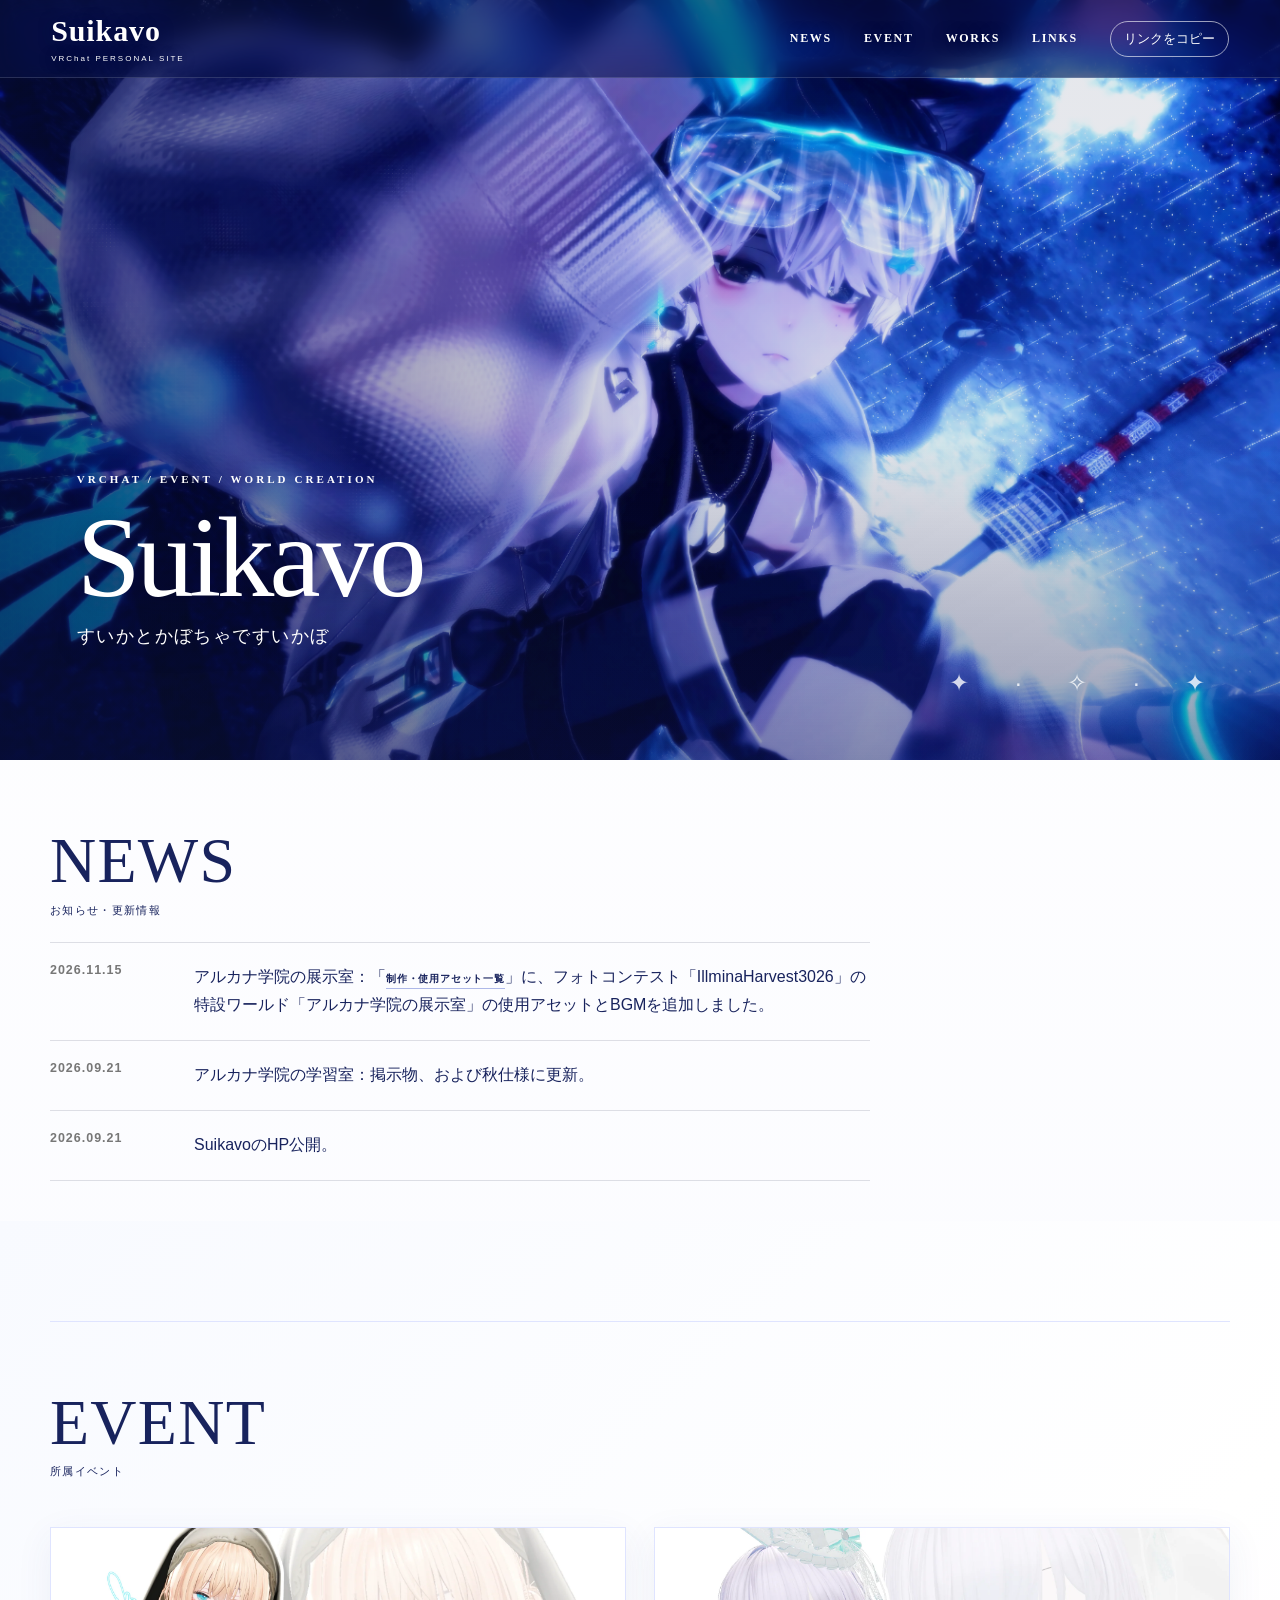
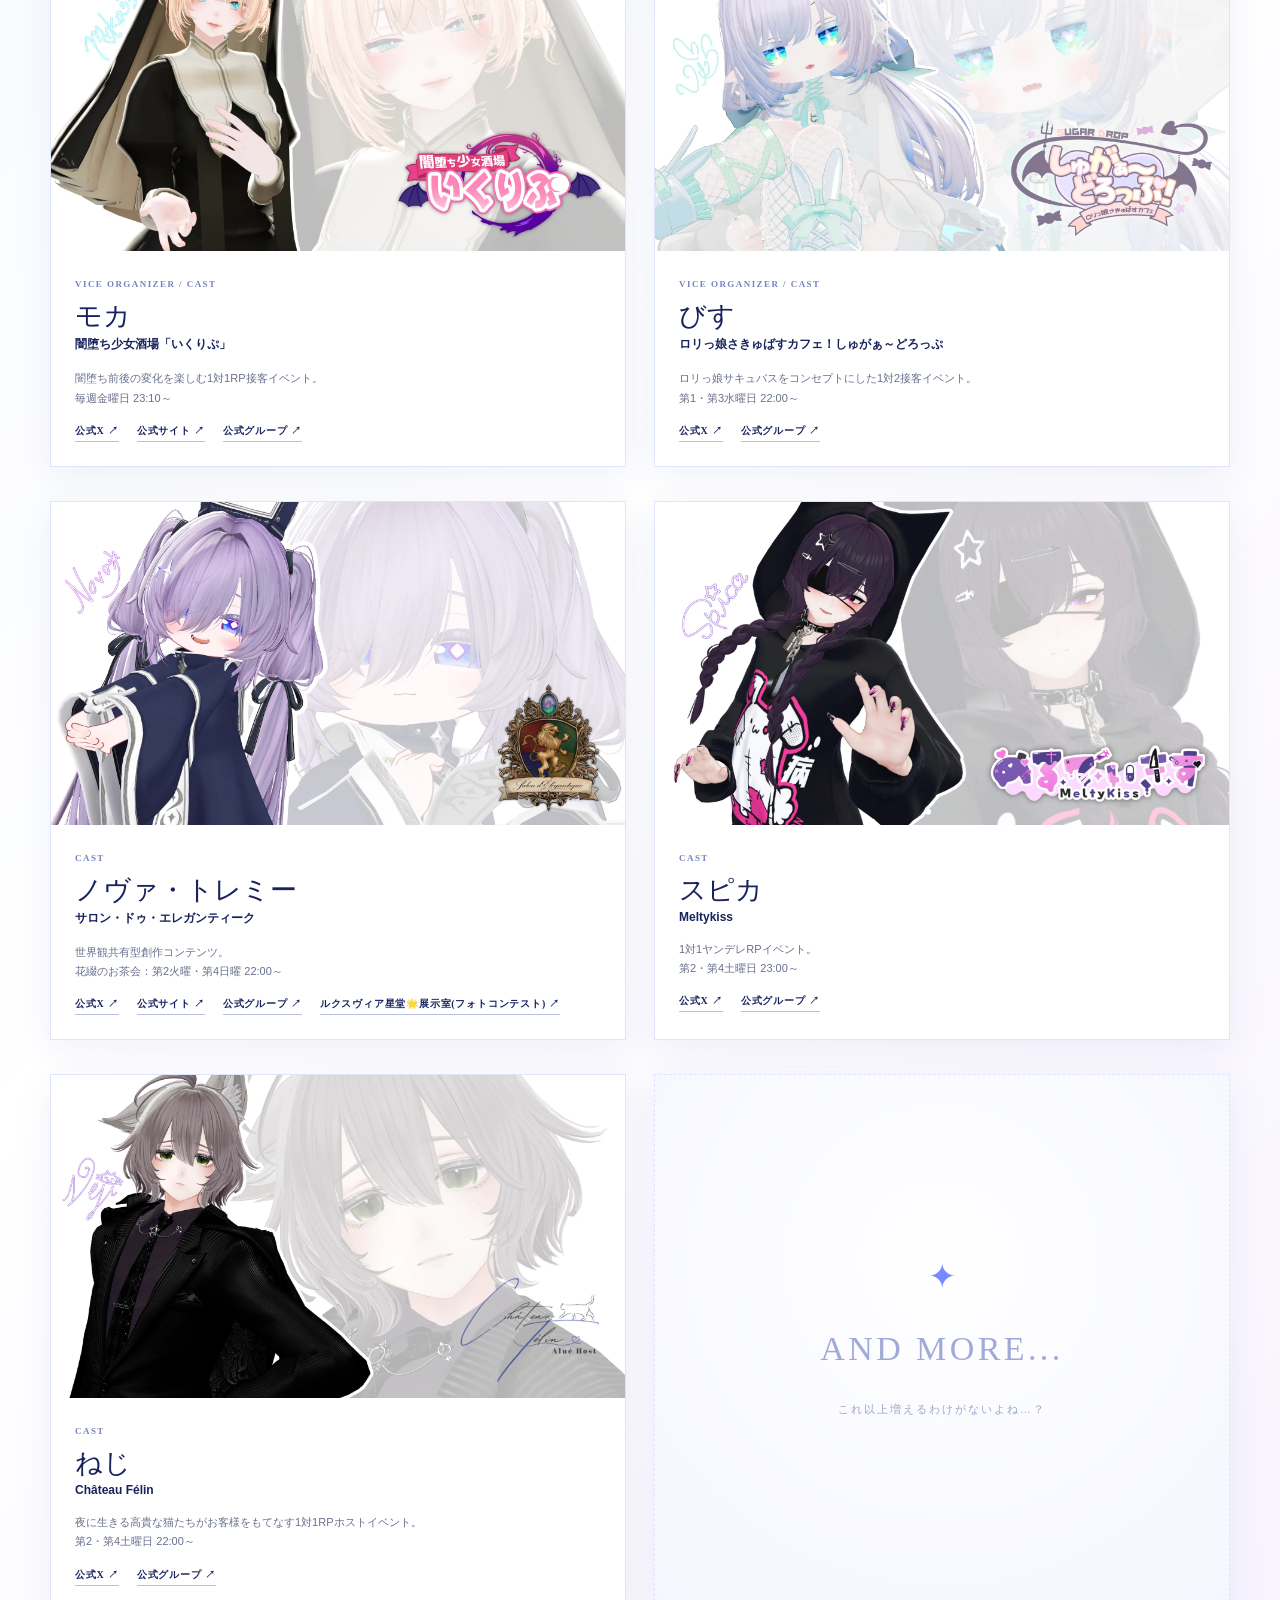
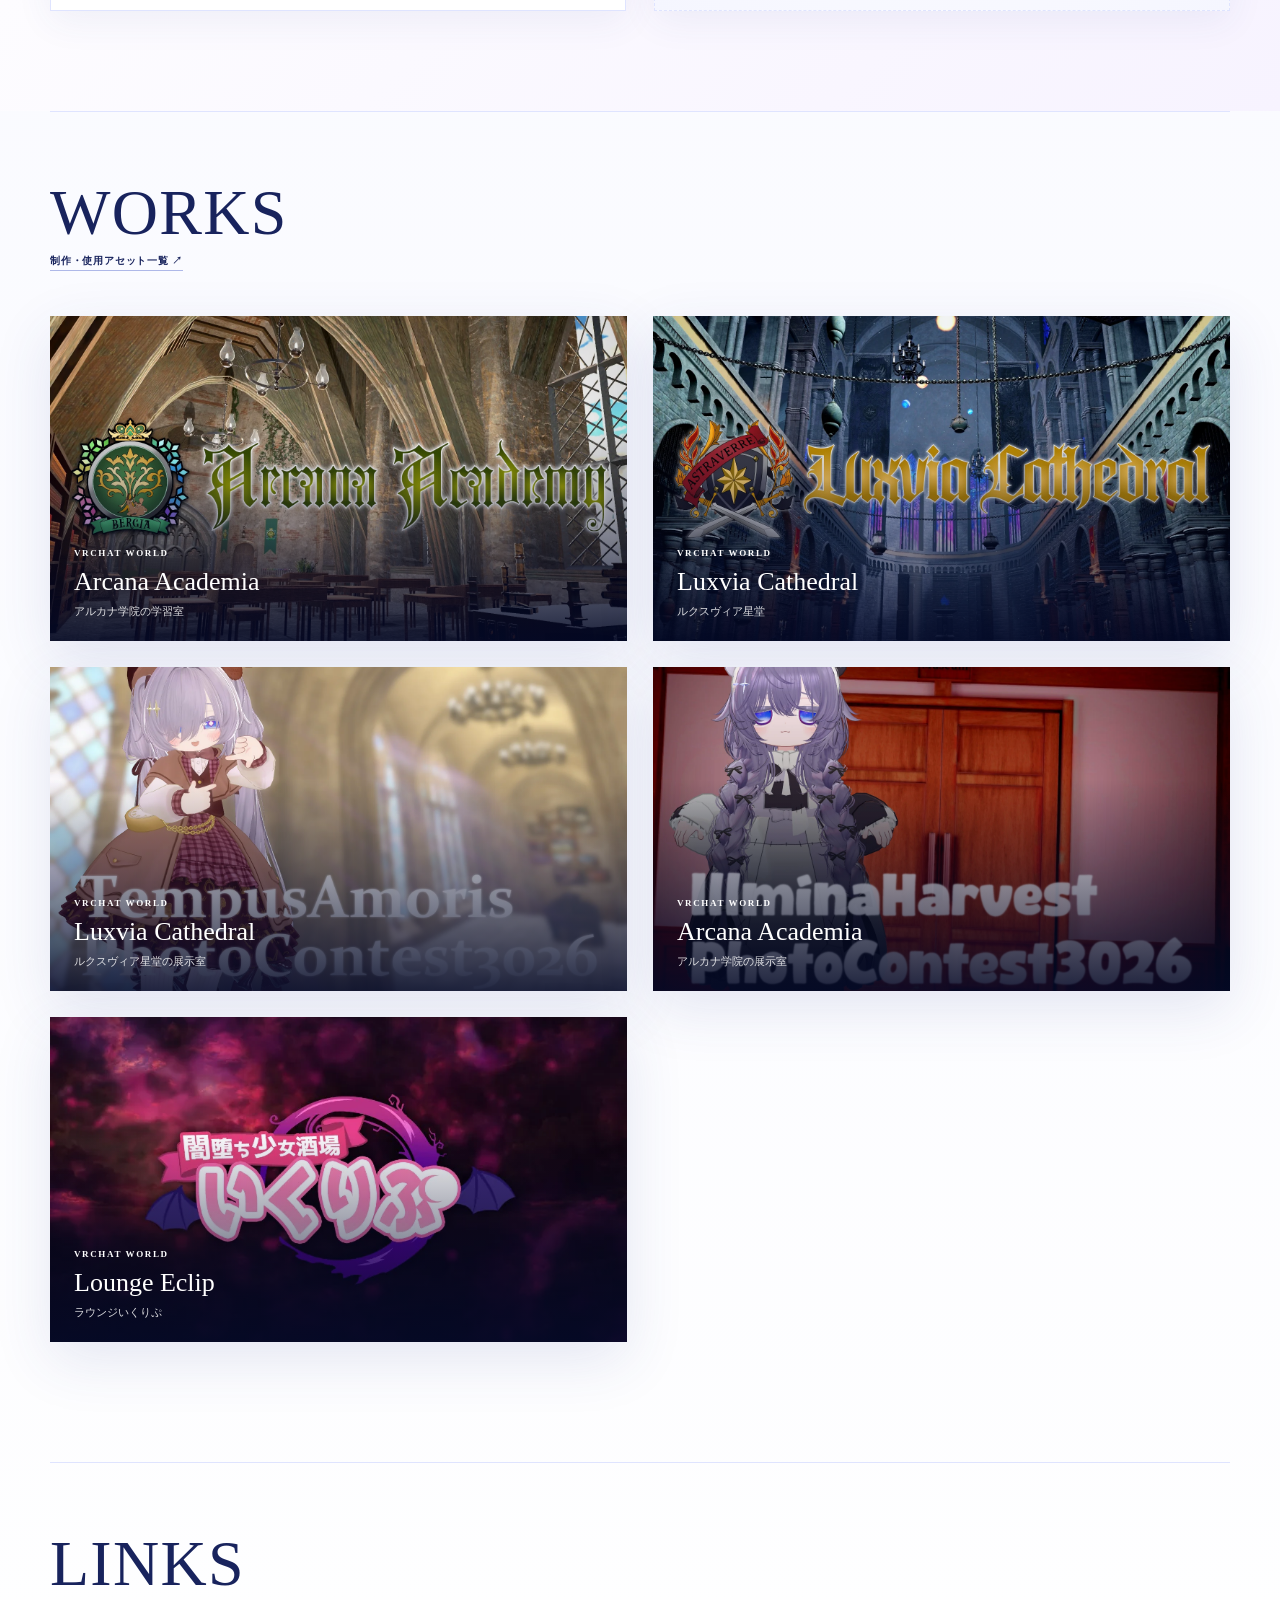
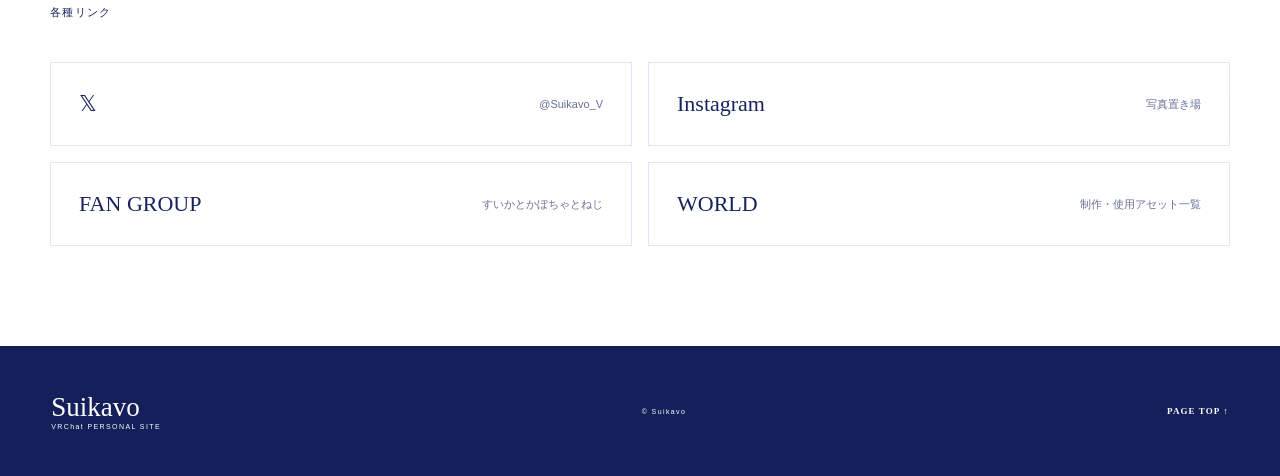
<file: index.html>
<!doctype html>
<html lang="ja">
<head>
<meta charset="utf-8"><meta name="viewport" content="width=device-width,initial-scale=1">
<title>Suikavo | PERSONAL SITE</title>
<meta name="description" content="Suikavoの個人サイトです。">
<meta property="og:type" content="website">
<meta property="og:title" content="Suikavo | PERSONAL SITE">
<meta property="og:description" content="SuikavoのVRChat活動、出演イベント、制作ワールドを紹介しています。">
<meta property="og:url" content="https://suikabo.github.io/Suikavo/">
<meta property="og:image" content="https://suikabo.github.io/Suikavo/img/site-preview.jpg">
<meta property="og:image:width" content="1200">
<meta property="og:image:height" content="600">
<meta property="og:image:alt" content="青い光に照らされたSuikavoのキービジュアル">
<meta name="twitter:card" content="summary_large_image">
<meta name="twitter:site" content="@Suikavo_V">
<meta name="twitter:title" content="Suikavo | PERSONAL SITE">
<meta name="twitter:description" content="SuikavoのVRChat活動、出演イベント、制作ワールドを紹介しています。">
<meta name="twitter:image" content="https://suikabo.github.io/Suikavo/img/site-preview.jpg">
<meta name="twitter:image:alt" content="青い光に照らされたSuikavoのキービジュアル">
<link rel="icon" href="img/favicon.png">
<link rel="stylesheet" href="css/style.css">
</head>
<body>
<header class="site-header">
  <a class="logo" href="#top"><strong>Suikavo</strong><small>VRChat PERSONAL SITE</small></a>
  <nav><a href="#news">NEWS</a><a href="#event">EVENT</a><a href="#works">WORKS</a><a href="#links">LINKS</a></nav>
  <button type="button" class="site-share" aria-live="polite">リンクをコピー</button>
  <button class="menu" aria-label="メニュー" aria-expanded="false">MENU</button>
</header>
<main id="top">
<section class="hero">
  <div class="hero-slider" aria-label="Suikavoキービジュアル">
    <div class="hero-track">
      <img class="hero-slide" src="img/TOP_1.webp" alt="">
      <img class="hero-slide" src="img/TOP_2.webp" alt="">
      <img class="hero-slide" src="img/TOP_3.webp" alt="">
      <img class="hero-slide" src="img/TOP_4.webp" alt="">
      <img class="hero-slide" src="img/TOP_5.webp" alt="">
    </div>
  </div>
<div class="hero-shade"></div>
  <div class="hero-copy"><span>VRCHAT / EVENT / WORLD CREATION</span><h1>Suikavo</h1><p>すいかとかぼちゃですいかぼ</p></div>
  
  <div class="hero-stars" aria-hidden="true">✦　·　✧　·　✦</div>
</section>
<div class="news-only wrap">
<section id="news" class="section news-social">
  <div class="news-social-grid">
    <div class="news-panel">
      <div class="heading"><div><h2>NEWS</h2><small>お知らせ・更新情報</small></div></div>
      <div class="news-list">
        <article class="news-item">
          <time datetime="2026-11-15">2026.11.15</time>
          <p>アルカナ学院の展示室：「<a class="text-link" href="https://nice-hope-88e.notion.site/2d836f5810f680d7ac8ffae40228d216" target="_blank" rel="noreferrer">制作・使用アセット一覧</a>」に、フォトコンテスト「IllminaHarvest3026」の特設ワールド「アルカナ学院の展示室」の使用アセットとBGMを追加しました。</p>
        </article>
        <article class="news-item">
          <time datetime="2026-09-21">2026.09.21</time>
          <p>アルカナ学院の学習室：掲示物、および秋仕様に更新。</p>
        </article>
        <article class="news-item">
          <time datetime="2026-09-21">2026.09.21</time>
          <p>SuikavoのHP公開。</p>
        </article>
      </div>
    </div>
  </div>
</section>
</div>

<section id="event" class="section event-section">
<div class="wrap">
  <div class="section-top"><div class="heading"><div><h2>EVENT</h2><small>所属イベント</small></div></div></div>
  <div class="event-grid">
    <article class="event-card"><img src="img/CastBanner_Moka.webp" alt="モカ / 闇堕ち少女酒場いくりぷ"><div class="event-info"><div><span>VICE ORGANIZER / CAST</span><h3>モカ</h3><h4>闇堕ち少女酒場「いくりぷ」</h4></div><p>闇堕ち前後の変化を楽しむ1対1RP接客イベント。<br>毎週金曜日 23:10～</p><div class="event-links"><a href="https://x.com/DFB_Eclipse" target="_blank" rel="noreferrer">公式X ↗</a><a href="https://dfbeclipse.github.io/vrc-event-page/" target="_blank" rel="noreferrer">公式サイト ↗</a><a href="https://vrc.group/IKRP.4845" target="_blank" rel="noreferrer">公式グループ ↗</a></div></div></article>
    <article class="event-card"><img src="img/CastBanner_Vis.webp" alt="びす / しゅがぁ～どろっぷ"><div class="event-info"><div><span>VICE ORGANIZER / CAST</span><h3>びす</h3><h4>ロリっ娘さきゅばすカフェ！しゅがぁ～どろっぷ</h4></div><p>ロリっ娘サキュバスをコンセプトにした1対2接客イベント。<br>第1・第3水曜日 22:00～</p><div class="event-links"><a href="https://x.com/VRC_SugarDrop" target="_blank" rel="noreferrer">公式X ↗</a><a href="https://vrc.group/SD1.3773" target="_blank" rel="noreferrer">公式グループ ↗</a></div></div></article>
    <article class="event-card"><img src="img/CastBanner_Nova.webp" alt="ノヴァ・トレミー / サロン・ドゥ・エレガンティーク"><div class="event-info"><div><span>CAST</span><h3>ノヴァ・トレミー</h3><h4>サロン・ドゥ・エレガンティーク</h4></div><p>世界観共有型創作コンテンツ。<br>花綴のお茶会：第2火曜・第4日曜 22:00～</p><div class="event-links"><a href="https://x.com/VRC_SALON" target="_blank" rel="noreferrer">公式X ↗</a><a href="https://vrcsalon.wixsite.com/salon-d-elegantique" target="_blank" rel="noreferrer">公式サイト ↗</a><a href="https://vrc.group/SALON.3067" target="_blank" rel="noreferrer">公式グループ ↗</a><a href="https://x.com/Luxvia_kirakira" target="_blank" rel="noreferrer">ルクスヴィア星堂🌟展示室(フォトコンテスト) ↗</a></div></div></article>
    <article class="event-card"><img src="img/CastBanner_Spica.webp" alt="スピカ / Meltykiss"><div class="event-info"><div><span>CAST</span><h3>スピカ</h3><h4>Meltykiss</h4></div><p>1対1ヤンデレRPイベント。<br>第2・第4土曜日 23:00～</p><div class="event-links"><a href="https://x.com/Meltykiss_RP" target="_blank" rel="noreferrer">公式X ↗</a><a href="https://vrc.group/MELTYK.9744" target="_blank" rel="noreferrer">公式グループ ↗</a></div></div></article>
    <article class="event-card"><img src="img/CastBanner_Neji.webp" alt="ねじ / Château Félin"><div class="event-info"><div><span>CAST</span><h3>ねじ</h3><h4>Château Félin</h4></div><p>夜に生きる高貴な猫たちがお客様をもてなす1対1RPホストイベント。<br>第2・第4土曜日 22:00～</p><div class="event-links"><a href="https://x.com/Alue_host" target="_blank" rel="noreferrer">公式X ↗</a><a href="https://vrc.group/CFHOST.1799" target="_blank" rel="noreferrer">公式グループ ↗</a></div></div></article>
    <article class="event-card more-card"><div class="more-inner"><span>✦</span><h3>AND MORE...</h3><p>これ以上増えるわけがないよね…？</p></div></article>
  </div>
</div>
</section>

<section id="works" class="section works wrap">
  <div class="section-top"><div class="heading"><div><h2>WORKS</h2><small><a class="text-link" href="https://nice-hope-88e.notion.site/2d836f5810f680d7ac8ffae40228d216" target="_blank" rel="noreferrer">制作・使用アセット一覧 ↗</a></small></div></div></div>
  <div class="works-grid">
    <a class="work-card" href="https://vrchat.com/home/launch?worldId=wrld_02299220-9dbe-44e6-8e7b-b437713254c1" target="_blank" rel="noreferrer"><img src="img/WorldBanner_01.webp" alt="Arcana Academia"><div><span>VRCHAT WORLD</span><h3>Arcana Academia</h3><p>アルカナ学院の学習室</p></div></a>
    <a class="work-card" href="https://vrchat.com/home/launch?worldId=wrld_3e74e423-bea6-4297-b7ee-8c4036b9f071" target="_blank" rel="noreferrer"><img src="img/WorldBanner_02.webp" alt="Luxvia Cathedral"><div><span>VRCHAT WORLD</span><h3>Luxvia Cathedral</h3><p>ルクスヴィア星堂</p></div></a>
    <a class="work-card" href="https://vrchat.com/home/launch?worldId=wrld_10c04b75-bedc-47fc-84cd-84316eb4fcbe" target="_blank" rel="noreferrer"><img src="img/WorldBanner_03.webp" alt="Tempus Amoris Photo Contest 3026"><div><span>VRCHAT WORLD</span><h3>Luxvia Cathedral</h3><p>ルクスヴィア星堂の展示室</p></div></a>
    <a class="work-card" href="https://vrchat.com/home/launch?worldId=wrld_7b7364f6-7781-4299-8686-77414f664cb9" target="_blank" rel="noreferrer"><img src="img/WorldBanner_05.webp" alt="IllminaHarvest PhotoContest 3026"><div><span>VRCHAT WORLD</span><h3>Arcana Academia</h3><p>アルカナ学院の展示室</p></div></a>
    <a class="work-card" target="_blank" rel="noreferrer"><img src="img/WorldBanner_04.webp" alt="闇堕ち少女酒場いくりぷ"><div><span>VRCHAT WORLD</span><h3>Lounge Eclip</h3><p>ラウンジいくりぷ</p></div></a>
  </div>
</section>

<section id="links" class="section links wrap">
  <div class="heading"><div><h2>LINKS</h2><small>各種リンク</small></div></div>
  <div class="link-grid">
    <a href="https://x.com/Suikavo_V" target="_blank" rel="noreferrer"><b>𝕏</b><span>@Suikavo_V</span></a>
    <a href="https://www.instagram.com/suikavo/" target="_blank" rel="noreferrer"><b>Instagram</b><span>写真置き場</span></a>
    <a href="https://vrc.group/0908.1589" target="_blank" rel="noreferrer"><b>FAN GROUP</b><span>すいかとかぼちゃとねじ</span></a>
    <a href="https://nice-hope-88e.notion.site/2d836f5810f680d7ac8ffae40228d216" target="_blank" rel="noreferrer"><b>WORLD</b><span>制作・使用アセット一覧</span></a>
  </div>
</section>
</main>
<footer><div><strong>Suikavo</strong><small>VRChat PERSONAL SITE</small></div><small>© Suikavo</small><a href="#top">PAGE TOP ↑</a></footer>
<script src="js/main.js"></script>
</body></html>
</file>
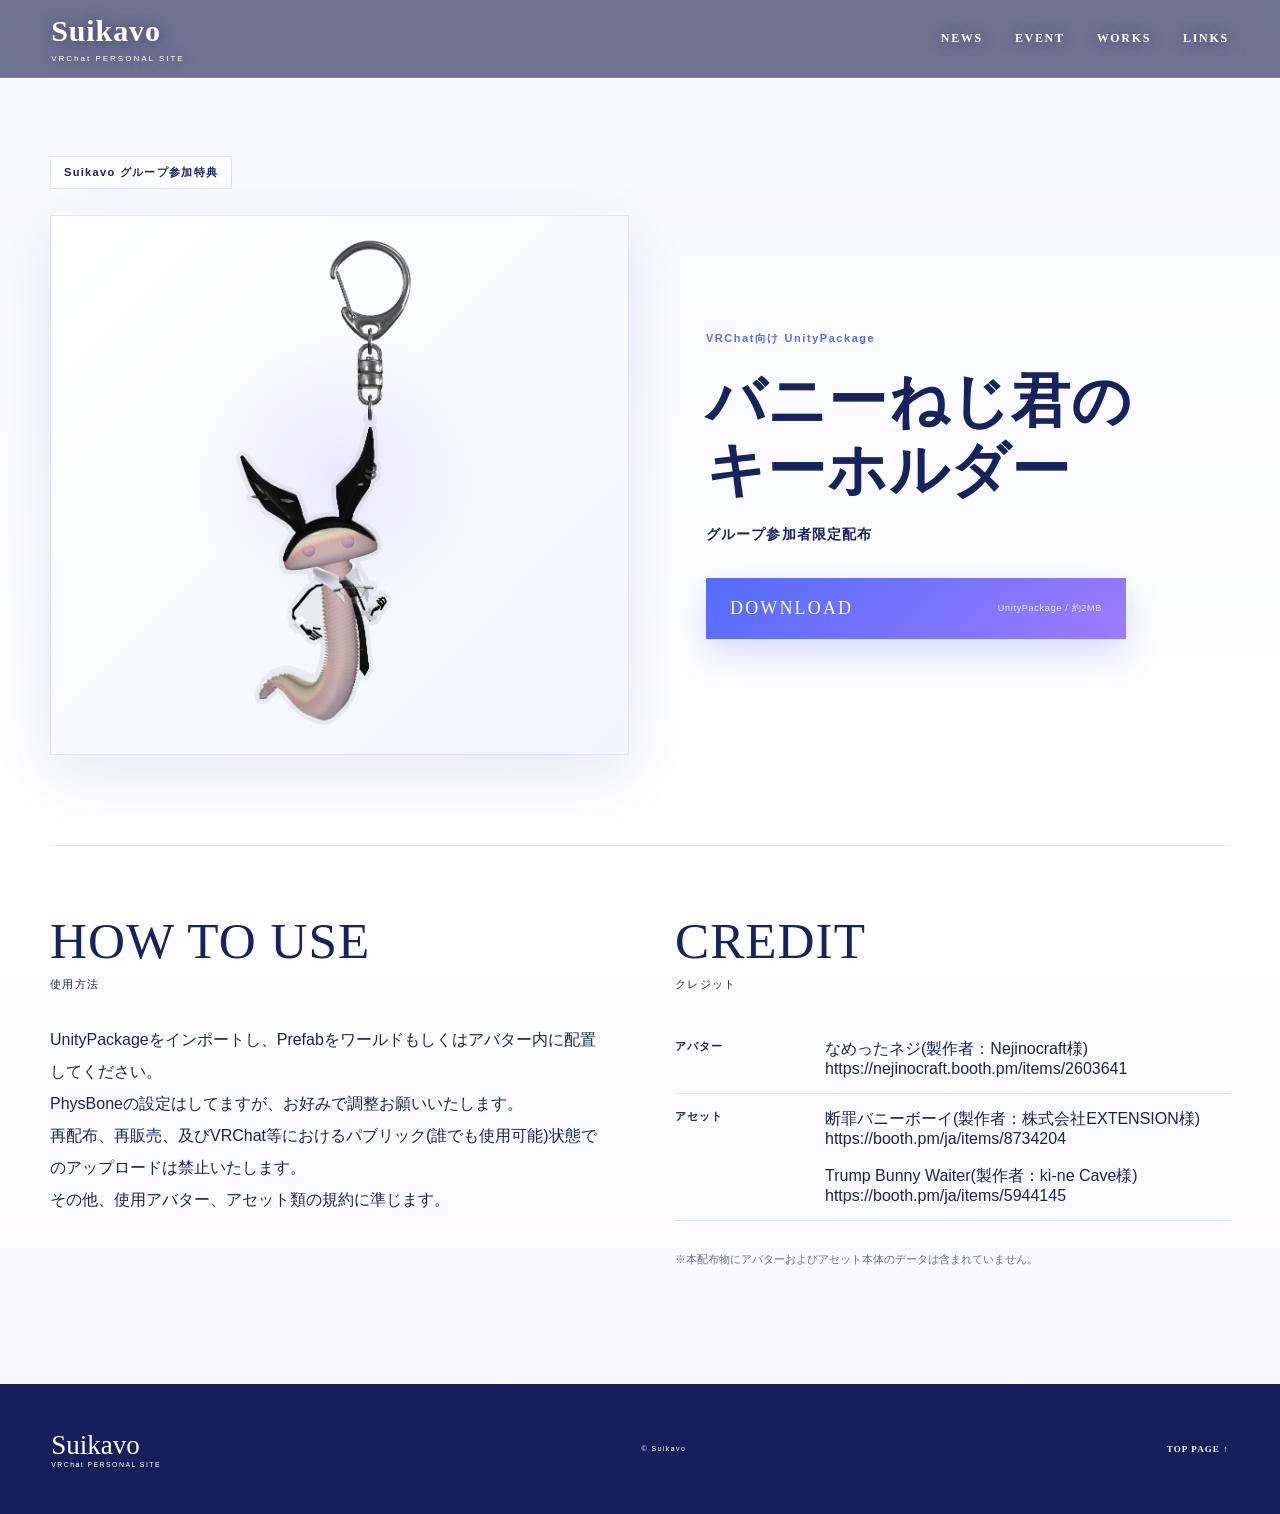
<file: download/bunny-neji.html>
<!doctype html>
<html lang="ja">
<head>
<meta charset="utf-8"><meta name="viewport" content="width=device-width,initial-scale=1">
<title>バニーねじ君のキーホルダー | Suikavo</title>
<meta name="description" content="Suikavoグループ参加特典「バニーねじ君のキーホルダー」配布ページです。">
<link rel="icon" href="../img/favicon.png"><link rel="stylesheet" href="../css/style.css">
</head>
<body class="download-page">
<header class="site-header">
<a class="logo" href="../index.html#top"><strong>Suikavo</strong><small>VRChat PERSONAL SITE</small></a>
<nav><a href="../index.html#news">NEWS</a><a href="../index.html#event">EVENT</a><a href="../index.html#works">WORKS</a><a href="../index.html#links">LINKS</a></nav>
<button class="menu" aria-label="メニュー" aria-expanded="false">MENU</button>
</header>
<main class="benefit-main">
<section class="benefit-hero wrap">
<div class="benefit-label">Suikavo グループ参加特典</div>
<div class="benefit-grid">
<div class="benefit-visual"><img src="../img/BunnyNeji_Keyholder.webp" alt="バニーねじ君のキーホルダー"></div>
<div class="benefit-copy">
<span class="benefit-kicker">VRChat向け UnityPackage</span>
<h1>バニーねじ君の<br>キーホルダー</h1>
<p class="benefit-limited">グループ参加者限定配布</p>
<a class="benefit-download" href="BunnyNeji_Keyholder.unitypackage" download><span>DOWNLOAD</span><small>UnityPackage / 約2MB</small></a>
</div></div></section>
<section class="benefit-info wrap">
<div class="benefit-info-block">
<div class="heading"><div><h2>HOW TO USE</h2><small>使用方法</small></div></div>
<p>UnityPackageをインポートし、Prefabをワールドもしくはアバター内に配置してください。<br>PhysBoneの設定はしてますが、お好みで調整お願いいたします。<br>再配布、再販売、及びVRChat等におけるパブリック(誰でも使用可能)状態でのアップロードは禁止いたします。<br>その他、使用アバター、アセット類の規約に準じます。</p>
</div>
<div class="benefit-info-block">
<div class="heading"><div><h2>CREDIT</h2><small>クレジット</small></div></div>
<dl class="benefit-credit"><div><dt>アバター</dt><dd>なめったネジ(製作者：Nejinocraft様)<br><a href="https://nejinocraft.booth.pm/items/2603641">https://nejinocraft.booth.pm/items/2603641</a></dd></div><div><dt>アセット</dt><dd>断罪バニーボーイ(製作者：株式会社EXTENSION様)<br><a href="https://booth.pm/ja/items/8734204">https://booth.pm/ja/items/8734204</a><br><br>Trump Bunny Waiter(製作者：ki-ne Cave様)<br><a href="https://booth.pm/ja/items/5944145">https://booth.pm/ja/items/5944145</a></dd></div></dl>
<div class="benefit-notes"><p>※本配布物にアバターおよびアセット本体のデータは含まれていません。</p></div>
</div></section></main>
<footer><div><strong>Suikavo</strong><small>VRChat PERSONAL SITE</small></div><small>© Suikavo</small><a href="../index.html#top">TOP PAGE ↑</a></footer>
<script src="../js/main.js"></script>
</body></html>
</file>
<file: css/style.css>
:root {
  --ink:#18235d;
  --blue:#536cff;
  --violet:#9d7bff;
  --pale:#f4f6ff;
  --line:#dfe4ff;
  --white:#fff;
  --shadow:0 18px 55px rgba(53,68,145,.12)
}

* {
  box-sizing:border-box
}

html {
  scroll-behavior:smooth
}

body {
  margin:0;
  color:var(--ink);
  font-family:"Yu Gothic","Hiragino Kaku Gothic ProN",Meiryo,sans-serif;
  background:linear-gradient(180deg,#fff 0,#f8f9ff 48%,#fff 100%)
}

a {
  color:inherit;
  text-decoration:none
}

img {
  display:block;
  max-width:100%
}

.wrap {
  width:min(1180px,calc(100% - 48px));
  margin:auto
}

.site-header {
  height:78px;
  padding:0 max(24px,4vw);
  display:flex;
  align-items:center;
  justify-content:space-between;
  position:absolute;
  top:0;
  left:0;
  right:0;
  z-index:20;
  color:white;
  text-shadow:0 1px 14px rgba(0,0,60,.5)
}

.logo {
  display:flex;
  flex-direction:column;
  line-height:1
}

.logo strong {
  font:600 30px Georgia,serif;
  letter-spacing:.03em
}

.logo small {
  font-size:8px;
  letter-spacing:.25em;
  margin-top:7px
}

.site-header nav {
  display:flex;
  gap:32px;
  font:600 12px Georgia,serif;
  letter-spacing:.14em
}

.site-header nav a {
  padding:10px 0;
  border-bottom:1px solid transparent
}

.site-header nav a:hover {
  border-color:white
}

.site-header:has(.site-share) nav { margin-left:auto }

.site-share {
  background:transparent;
  color:inherit;
  font-family:inherit;
  cursor:pointer;
  margin-left:clamp(12px,3vw,32px);
  border:1px solid rgba(255,255,255,.6);
  border-radius:999px;
  padding:8px 13px;
  font-size:13px;
  white-space:nowrap
}

.site-share:hover, .site-share:focus-visible { background:rgba(255,255,255,.18) }

@media(max-width:760px) {
  .site-share { margin-left:auto; margin-right:8px }
}

.menu {
  display:none;
  background:rgba(255,255,255,.12);
  border:1px solid rgba(255,255,255,.5);
  color:white;
  border-radius:999px;
  padding:10px 14px
}

.hero {
  height:min(760px,92vh);
  min-height:590px;
  position:relative;
  overflow:hidden;
  background:#07164e
}

.hero-photo {
  width:100%;
  height:100%;
  object-fit:cover;
  object-position:center 47%
}

.hero-shade {
  position:absolute;
  inset:0;
  background:linear-gradient(90deg,rgba(6,14,57,.65) 0%,rgba(10,18,70,.14) 50%,rgba(7,16,61,.08) 100%),linear-gradient(0deg,rgba(17,25,83,.38),transparent 42%)
}

.hero-copy {
  position:absolute;
  left:max(6vw,48px);
  bottom:10%;
  color:white;
  filter:drop-shadow(0 4px 14px rgba(0,0,60,.45))
}

.hero-copy>span {
  font:600 11px Georgia,serif;
  letter-spacing:.28em
}

.hero-copy h1 {
  font:500 clamp(68px,9vw,142px)/.88 Georgia,serif;
  margin:20px 0 16px;
  letter-spacing:-.04em
}

.hero-copy p {
  font-size:18px;
  letter-spacing:.08em;
  margin:0 0 36px
}

.hero-copy a {
  font:600 10px Georgia,serif;
  letter-spacing:.2em;
  border-bottom:1px solid rgba(255,255,255,.8);
  padding-bottom:6px
}

.hero-stars {
  position:absolute;
  right:5vw;
  bottom:8%;
  color:white;
  opacity:.8;
  font-size:24px;
  letter-spacing:.45em
}

.section {
  padding:100px 0
}

.heading {
  display:flex;
  align-items:flex-start;
  gap:18px
}

.heading>span {
  font:italic 13px Georgia,serif;
  color:var(--blue);
  padding-top:9px
}

.heading h2 {
  font:500 clamp(42px,5vw,68px)/.9 Georgia,serif;
  margin:0;
  letter-spacing:.02em
}

.heading small {
  display:block;
  margin-top:13px;
  letter-spacing:.12em;
  font-size:11px
}

.about {
  display:grid;
  grid-template-columns:1fr 1.35fr;
  gap:70px;
  align-items:center
}

.about-copy {
  font-size:15px;
  line-height:2.1;
  border-left:1px solid var(--line);
  padding:14px 0 14px 42px
}

.event-section {
  position:relative;
  background:linear-gradient(135deg,#f8faff,#fff 45%,#f7f3ff);
}

.section-top {
  display:flex;
  align-items:end;
  justify-content:space-between;
  gap:40px;
  margin-bottom:48px
}

.section-top>p {
  font-size:12px;
  letter-spacing:.08em;
  color:#69729b
}

.event-grid {
  display:grid;
  grid-template-columns:repeat(2,minmax(0,1fr));
  gap:34px 28px
}

.event-card {
  background:white;
  border:1px solid var(--line);
  box-shadow:0 10px 35px rgba(57,70,145,.07);
  overflow:hidden;
  transition:.25s transform,.25s box-shadow
}

.event-card:hover {
  transform:translateY(-5px);
  box-shadow:var(--shadow)
}

.event-card>img {
  width:100%;
  aspect-ratio:16/9;
  object-fit:cover
}

.event-info {
  padding:22px 24px 24px;
  display:grid;
  grid-template-columns:1fr auto;
  column-gap:18px;
  align-items:end
}

.event-info span {
  font:600 9px Georgia,serif;
  letter-spacing:.16em;
  color:#7782bb
}

.event-info h3 {
  font:500 27px Georgia,"Yu Mincho",serif;
  margin:7px 0 2px
}

.event-info h4 {
  font-size:12px;
  margin:0;
  font-weight:600
}

.event-info p {
  grid-column:1/-1;
  color:#69708e;
  font-size:11px;
  line-height:1.75;
  margin:16px 0
}

.event-info>a,
.event-links a {
  font:600 10px Georgia,serif;
  letter-spacing:.08em;
  border-bottom:1px solid #b7bfe8;
  padding-bottom:3px
}

.event-links {
  display:flex;
  gap:18px
}

.more-card {
  min-height:100%;
  display:grid;
  place-items:center;
  background:radial-gradient(circle at 50% 35%,#fff,#f5f6ff);
  border-style:dashed
}

.more-inner {
  text-align:center;
  padding:70px 20px
}

.more-inner span {
  font-size:34px;
  color:#778aff
}

.more-inner h3 {
  font:500 34px Georgia,serif;
  letter-spacing:.1em;
  color:#a0aad8
}

.more-inner p {
  font-size:11px;
  letter-spacing:.18em;
  color:#9ba4c9
}

.works {
  padding-top:72px;
  border-top:1px solid var(--line);
  padding-bottom:120px
}

.text-link {
  font:600 10px Georgia,serif;
  letter-spacing:.08em;
  border-bottom:1px solid #aeb8e8;
  padding-bottom:4px
}

.works-grid {
  display:grid;
  grid-template-columns:repeat(2,minmax(0,1fr));
  gap:26px
}

.work-card {
  position:relative;
  overflow:hidden;
  background:#101b54;
  box-shadow:var(--shadow);
  min-height:300px
}

.work-card img {
  width:100%;
  height:100%;
  aspect-ratio:16/9;
  object-fit:cover;
  transition:transform .45s ease
}

.work-card:after {
  content:"";
  position:absolute;
  inset:35% 0 0;
  background:linear-gradient(transparent,rgba(4,10,40,.88))
}

.work-card>div {
  position:absolute;
  z-index:2;
  left:24px;
  right:24px;
  bottom:22px;
  color:white
}

.work-card span {
  font:600 9px Georgia,serif;
  letter-spacing:.18em
}

.work-card h3 {
  font:500 26px Georgia,"Yu Mincho",serif;
  margin:7px 0
}

.work-card p {
  font-size:11px;
  margin:0;
  opacity:.85
}

.work-card:hover img {
  transform:scale(1.035)
}

.links {
  padding-top:72px;
  border-top:1px solid var(--line)
}

.link-grid {
  display:grid;
  grid-template-columns:repeat(2,1fr);
  gap:16px;
  margin-top:42px
}

.link-grid a {
  border:1px solid var(--line);
  background:white;
  padding:28px;
  display:flex;
  align-items:center;
  justify-content:space-between;
  transition:.2s
}

.link-grid a:hover {
  transform:translateY(-3px);
  box-shadow:var(--shadow)
}

.link-grid b {
  font:500 22px Georgia,serif
}

.link-grid span {
  font-size:11px;
  color:#68709a
}

footer {
  padding:46px max(24px,4vw);
  background:#15205a;
  color:white;
  display:flex;
  justify-content:space-between;
  align-items:center;
  gap:30px
}

footer div {
  display:flex;
  flex-direction:column
}

footer strong {
  font:500 27px Georgia,serif
}

footer small {
  font-size:7px;
  letter-spacing:.2em
}

footer p {
  font-size:11px;
  letter-spacing:.12em;
  opacity:.8
}

footer>a {
  font:600 9px Georgia,serif;
  letter-spacing:.12em
}

@media(max-width:760px) {
  .wrap {
  width:min(100% - 28px,1180px)
}

.site-header {
  height:64px
}

.logo strong {
  font-size:24px
}

.site-header nav {
  display:none;
  position:absolute;
  top:64px;
  right:14px;
  background:rgba(13,25,78,.94);
  padding:20px;
  flex-direction:column;
  gap:10px;
  border-radius:10px
}

.site-header.open nav {
  display:flex
}

.menu {
  display:block
}

.hero {
  height:76vh;
  min-height:520px
}

.hero-photo {
  object-position:57% center
}

.hero-shade {
  background:linear-gradient(0deg,rgba(6,14,57,.75),rgba(6,14,57,.05) 65%)
}

.hero-copy {
  left:24px;
  right:24px;
  bottom:8%
}

.hero-copy h1 {
  font-size:64px
}

.hero-copy p {
  font-size:14px
}

.hero-stars {
  display:none
}

.section {
  padding:72px 0
}

.about {
  grid-template-columns:1fr;
  gap:36px
}

.about-copy {
  padding-left:24px
}

.section-top {
  display:block;
  margin-bottom:32px
}

.section-top>p,
.section-top>.text-link {
  display:inline-block;
  margin-top:22px
}

.event-grid,
.works-grid {
  grid-template-columns:1fr;
  gap:22px
}

.event-info {
  grid-template-columns:1fr
}

.event-info>a,
.event-links {
  margin-top:4px
}

.more-card {
  min-height:220px
}

.work-card {
  min-height:0
}

.link-grid {
  grid-template-columns:1fr
}

footer {
  align-items:flex-start;
  flex-direction:column
}

.heading h2 {
  font-size:44px
}

}

/* Fan group */
.fan-group-link {
  padding:0!important;
  min-height:104px;
  overflow:hidden;
  justify-content:flex-start!important;
  gap:18px
}

.fan-thumb {
  width:142px;
  align-self:stretch;
  flex:0 0 142px;
  overflow:hidden;
  background:#fafafa
}

.fan-thumb img {
  width:100%;
  height:100%;
  object-fit:cover;
  object-position:center
}

.fan-copy {
  display:flex;
  flex:1;
  min-width:0;
  flex-direction:column;
  gap:5px
}

.fan-copy b {
  font:500 22px Georgia,serif;
  color:var(--ink)
}

.fan-copy small {
  font-size:10px;
  color:#68709a;
  white-space:nowrap;
  overflow:hidden;
  text-overflow:ellipsis
}

.fan-group-link>span:last-child {
  padding-right:24px;
  white-space:nowrap
}

@media(max-width:760px) {
  .fan-group-link {
  min-height:92px
}

.fan-thumb {
  width:112px;
  flex-basis:112px
}

.fan-copy b {
  font-size:18px
}

.fan-group-link>span:last-child {
  padding-right:16px
}

}

/* Fixed top navigation */
.site-header {
  position:fixed;
  background:rgba(9,18,67,.58);
  border-bottom:1px solid rgba(255,255,255,.14);
  backdrop-filter:blur(14px) saturate(135%);
  -webkit-backdrop-filter:blur(14px) saturate(135%);
}

section[id] {
  scroll-margin-top:90px
}

@media(max-width:760px) {
  section[id] {
  scroll-margin-top:74px
}

}

/* Hero slider */
.hero-slider {
  position:absolute;
  inset:0;
  overflow:hidden;
  z-index:0
}

.hero-track {
  display:flex;
  height:100%;
  transform:translateX(0);
  transition:transform 1.05s cubic-bezier(.76,0,.24,1);
  will-change:transform
}

.hero-slide {
  width:100%;
  height:100%;
  flex:0 0 100%;
  object-fit:cover
}

.hero-shade {
  z-index:1;
  pointer-events:none
}

.hero-copy,
.hero-stars {
  z-index:3
}

@media (prefers-reduced-motion:reduce) {
  .hero-track {
  transition:none
}

}

/* News */
.news-social {
  padding-top:72px;
  padding-bottom:40px;
}

.news-social-grid {
  display:block
}

.news-list {
  margin-top:24px;
  border-top:1px solid rgba(30,35,70,.14)
}

.news-item {
  display:grid;
  grid-template-columns:120px 1fr;
  gap:24px;
  padding:20px 0;
  border-bottom:1px solid rgba(30,35,70,.14)
}

.news-item time {
  font-size:.78rem;
  font-weight:700;
  letter-spacing:.08em;
  color:#777
}

.news-item p {
  margin:0;
  line-height:1.8
}

.news-only {
  max-width:none
}

.news-only .news-list {
  max-width:820px
}

@media(max-width:800px) {
  .news-item {
  grid-template-columns:1fr;
  gap:6px
}

.news-social {
  padding-top:56px;
  
  padding-bottom:32px;
}

}



.event-section > .wrap {
  border-top:1px solid var(--line);
  padding-top:72px;
}

/* Mobile: show only the first hero image */
@media (max-width:760px) {
  .hero-track {
    transform:translateX(0) !important;
    transition:none !important;
  }

  .hero-slide:not(:first-child) {
    display:none;
  }
}


@media (max-width:760px) {
  .event-section > .wrap,
  .works,
  .links {
    padding-top:56px;
  }
}

/* Group Benefit Page */
.download-page{background:linear-gradient(180deg,#f7f8ff 0,#fff 55%,#f8f6ff 100%)}
.benefit-main{padding-top:86px}
.benefit-hero{padding-top:70px;padding-bottom:90px}
.benefit-label{display:inline-block;margin-bottom:26px;padding:8px 13px;border:1px solid var(--line);background:rgba(255,255,255,.82);font-size:11px;font-weight:700;letter-spacing:.12em}
.benefit-grid{display:grid;grid-template-columns:minmax(0,1.05fr) minmax(320px,.95fr);align-items:center;gap:clamp(38px,6vw,90px)}
.benefit-visual{min-height:540px;display:flex;align-items:center;justify-content:center;background:radial-gradient(circle at 50% 48%,rgba(157,123,255,.15),transparent 36%),linear-gradient(135deg,#fff,#f2f5ff);border:1px solid var(--line);box-shadow:var(--shadow);overflow:hidden}
.benefit-visual img{display:block;width:100%;height:auto;object-fit:contain}
.benefit-kicker{display:block;margin-bottom:20px;color:var(--blue);font-size:11px;font-weight:700;letter-spacing:.14em}
.benefit-copy h1{margin:0;font-size:clamp(36px,4.6vw,66px);line-height:1.18;letter-spacing:.02em}
.benefit-limited{margin:22px 0 34px;font-size:14px;font-weight:700;letter-spacing:.08em}
.benefit-download{display:flex;align-items:center;justify-content:space-between;gap:28px;width:min(100%,420px);padding:20px 24px;background:linear-gradient(135deg,var(--blue),var(--violet));color:#fff;box-shadow:0 14px 34px rgba(83,108,255,.24);transition:transform .2s,box-shadow .2s}
.benefit-download:hover{transform:translateY(-3px);box-shadow:0 18px 40px rgba(83,108,255,.3)}
.benefit-download span{font:500 18px Georgia,serif;letter-spacing:.12em}
.benefit-download small{font-size:9px;letter-spacing:.08em;opacity:.82}
.benefit-info{display:grid;grid-template-columns:1fr 1fr;gap:70px;padding-top:72px;padding-bottom:110px;border-top:1px solid var(--line)}
.benefit-info-block .heading h2{font-size:clamp(34px,4vw,52px)}
.benefit-info-block>p{margin:32px 0 0;line-height:2}
.benefit-credit{margin:32px 0 0}
.benefit-credit div{display:grid;grid-template-columns:130px 1fr;gap:20px;padding:15px 0;border-bottom:1px solid var(--line)}
.benefit-credit dt{font-size:11px;font-weight:700;letter-spacing:.08em}
.benefit-credit dd{margin:0}
.benefit-notes{margin-top:28px;font-size:11px;line-height:1.9;color:#68709a}
.benefit-notes p{margin:4px 0}
@media(max-width:760px){
.benefit-main{padding-top:68px}.benefit-hero{padding-top:44px;padding-bottom:64px}.benefit-grid{grid-template-columns:1fr;gap:36px}.benefit-visual{min-height:0}.benefit-copy h1 br{display:none}.benefit-download{width:100%}.benefit-info{grid-template-columns:1fr;gap:58px;padding-top:56px;padding-bottom:76px}.benefit-credit div{grid-template-columns:1fr;gap:6px}}


/* Group Benefit Page - layout fix */
.download-page .benefit-main {
  padding-top:86px;
}

.download-page .benefit-hero {
  padding-top:70px;
  padding-bottom:90px;
}

.download-page .benefit-grid {
  display:grid;
  grid-template-columns:minmax(0,1.05fr) minmax(320px,.95fr);
  align-items:center;
  gap:clamp(38px,6vw,90px);
}

.download-page .benefit-visual {
  width:100%;
  min-width:0;
  height:540px;
  display:flex;
  align-items:center;
  justify-content:center;
  overflow:hidden;
}

.download-page .benefit-visual img {
  display:block;
  width:100%;
  height:100%;
  max-width:100%;
  max-height:100%;
  object-fit:contain;
}

.download-page .benefit-copy {
  min-width:0;
}

.download-page .benefit-download {
  display:flex;
  align-items:center;
  justify-content:space-between;
  gap:24px;
  width:min(100%,420px);
  padding:20px 24px;
}

.download-page .benefit-download span,
.download-page .benefit-download small {
  display:block;
}

.download-page .benefit-download small {
  text-align:right;
  white-space:nowrap;
}

@media(max-width:760px) {
  .download-page .benefit-main {
    padding-top:68px;
  }

  .download-page .benefit-hero {
    padding-top:44px;
    padding-bottom:64px;
  }

  .download-page .benefit-grid {
    grid-template-columns:1fr;
    gap:36px;
  }

  .download-page .benefit-visual {
    height:auto;
    aspect-ratio:16 / 10;
  }

  .download-page .benefit-download {
    width:100%;
  }
}
</file>
